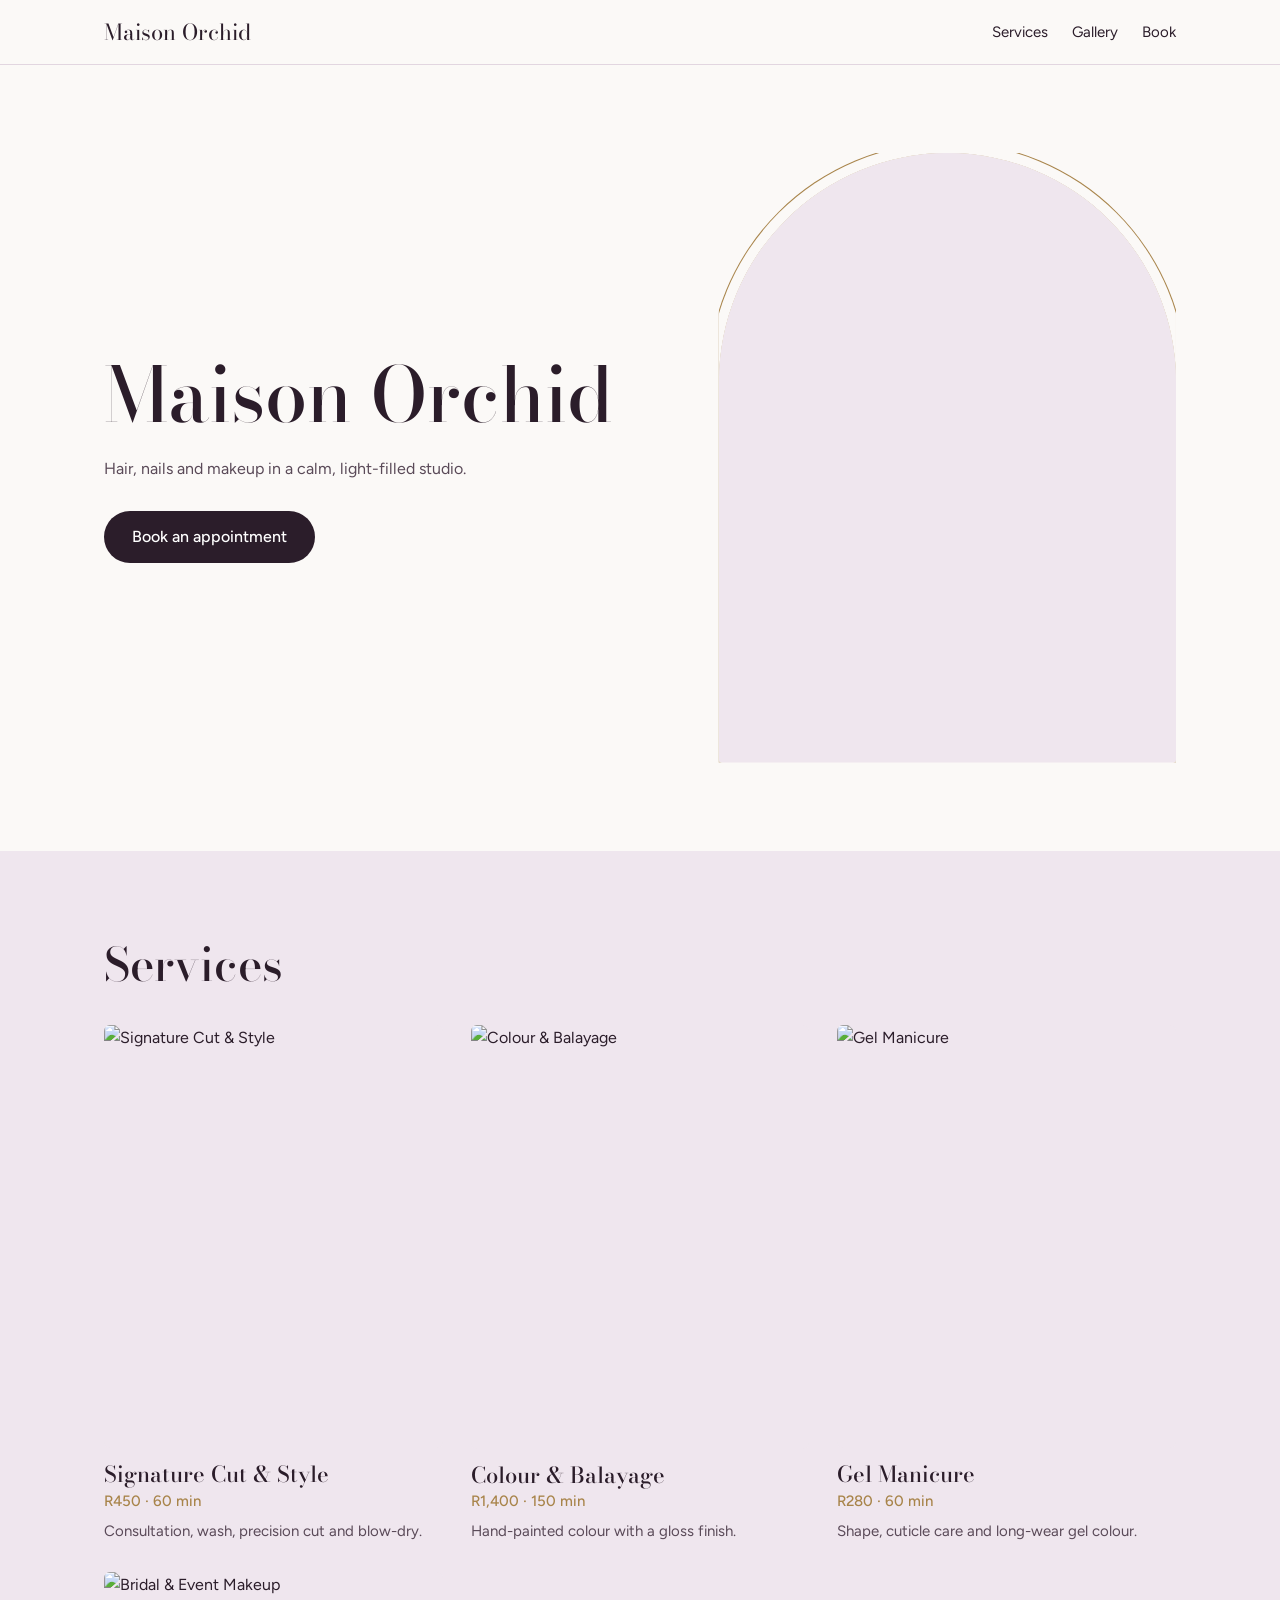
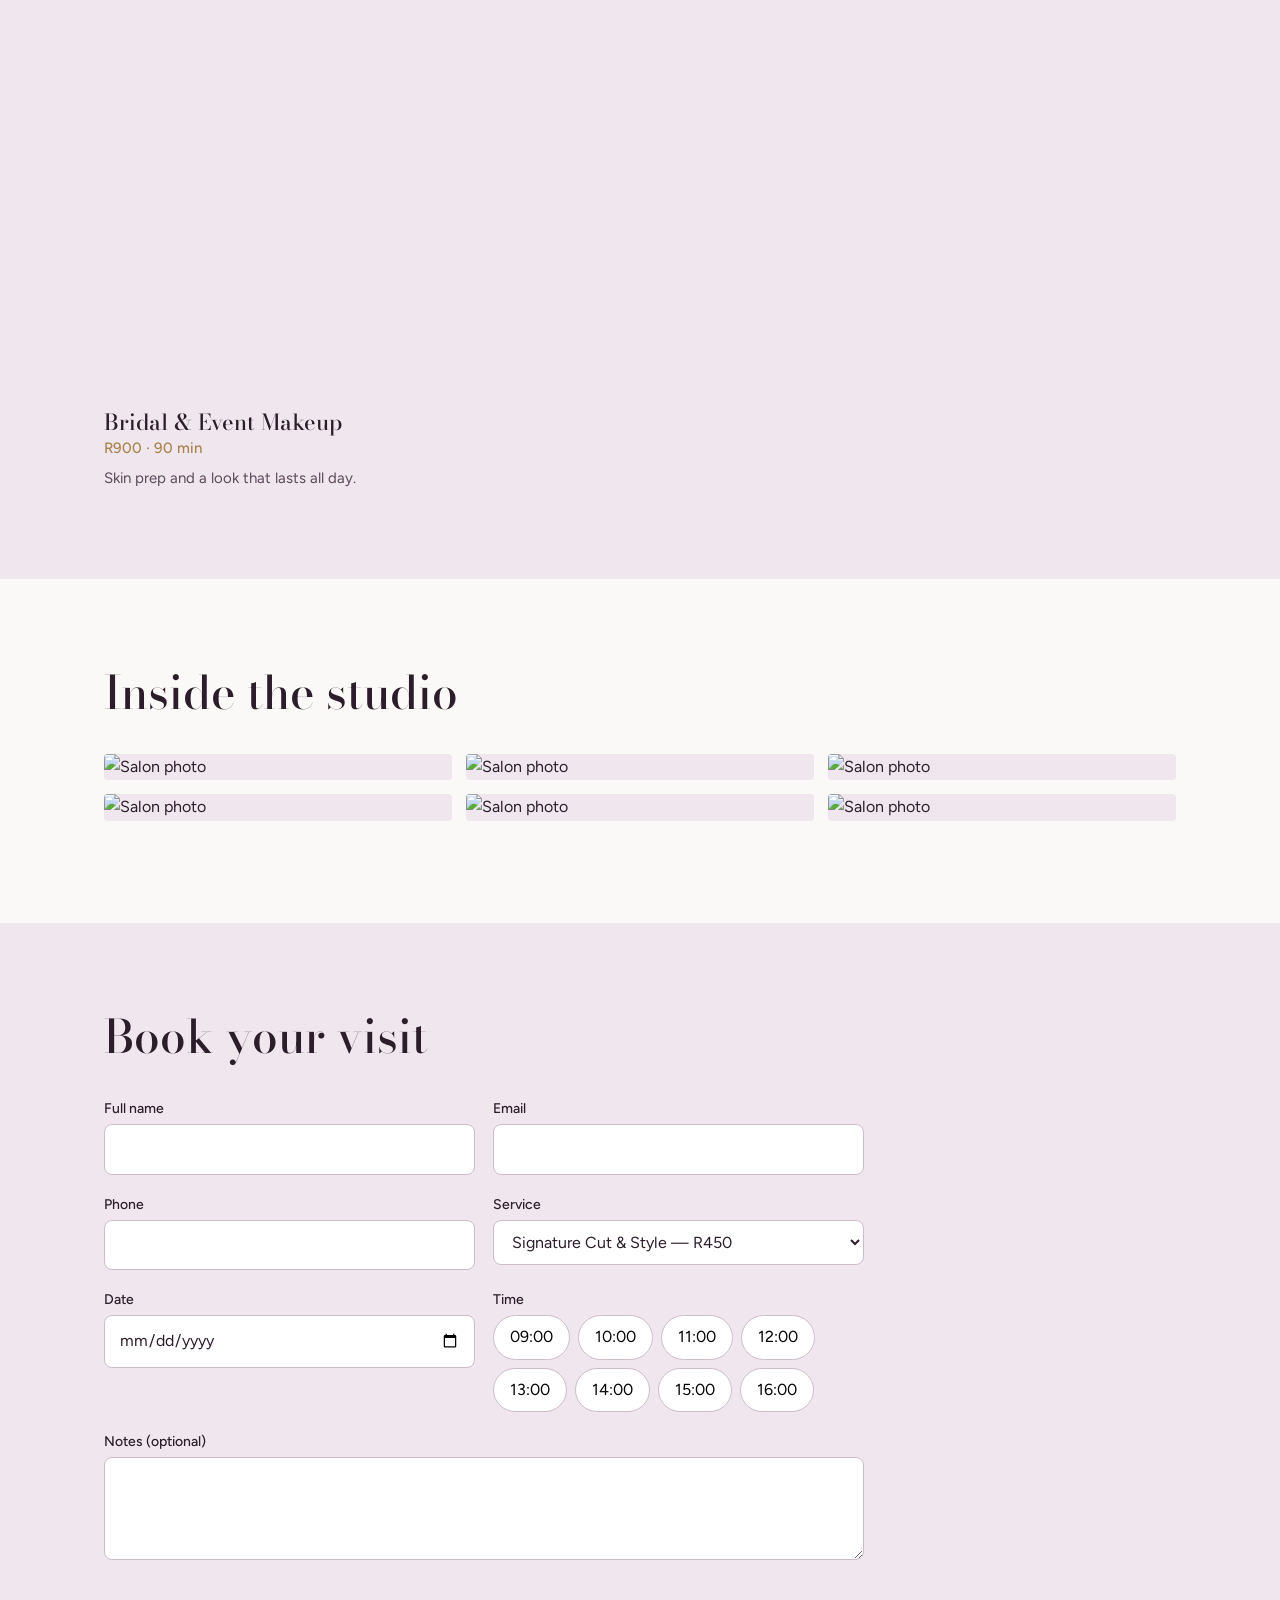
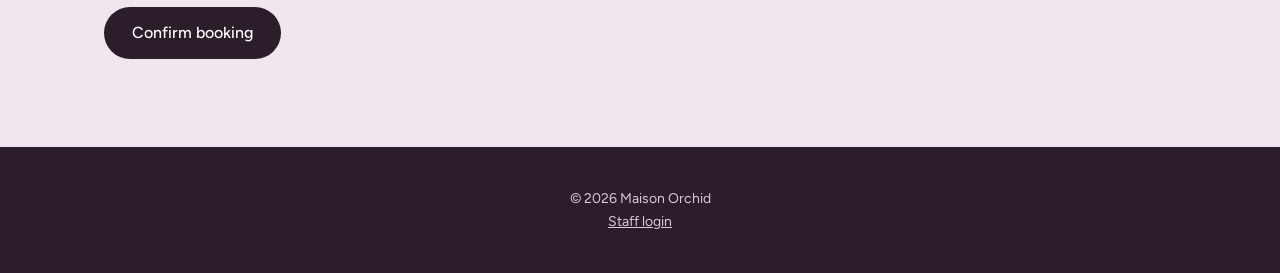
<file: salon-fixed/index.html>
<!doctype html>
<html lang="en">
  <head>
    <meta charset="utf-8" />
    <meta name="viewport" content="width=device-width,initial-scale=1" />
    <title>Salon</title>
    <link rel="preconnect" href="https://fonts.googleapis.com" />
    <link
      href="https://fonts.googleapis.com/css2?family=Bodoni+Moda:wght@400;500&family=Figtree:wght@400;500&display=swap"
      rel="stylesheet"
    />
    <link rel="stylesheet" href="css/style.css" />
  </head>
  <body>
    <nav>
      <div class="wrap">
        <a class="logo" href="#top" id="brand"></a>
        <div>
          <a href="#services">Services</a><a href="#gallery">Gallery</a
          ><a href="#book">Book</a>
        </div>
      </div>
    </nav>
    <section class="hero" id="top">
      <div class="wrap">
        <div>
          <h1 id="h1"></h1>
          <p id="tag"></p>
          <a class="btn" href="#book">Book an appointment</a>
        </div>
        <div class="arch" id="hero"></div>
      </div>
    </section>
    <section class="mist" id="services">
      <div class="wrap">
        <h2>Services</h2>
        <div class="grid" id="svcs"></div>
      </div>
    </section>
    <section id="gallery">
      <div class="wrap">
        <h2>Inside the studio</h2>
        <div class="gal" id="gal"></div>
      </div>
    </section>
    <section class="mist" id="book">
      <div class="wrap">
        <h2>Book your visit</h2>
        <div class="form">
          <div>
            <label for="name">Full name</label
            ><input id="name" autocomplete="name" />
          </div>
          <div>
            <label for="email">Email</label
            ><input id="email" type="email" autocomplete="email" />
          </div>
          <div>
            <label for="phone">Phone</label
            ><input id="phone" type="tel" autocomplete="tel" />
          </div>
          <div>
            <label for="svc">Service</label
            ><select id="svc"></select>
          </div>
          <div>
            <label for="date">Date</label><input id="date" type="date" />
          </div>
          <div>
            <label>Time</label>
            <div class="slots" id="slots"></div>
          </div>
          <div class="full">
            <label for="notes">Notes (optional)</label
            ><textarea id="notes" rows="3"></textarea>
          </div>
          <div class="full">
            <p class="err" id="err" role="alert"></p>
            <button class="btn" id="go">Confirm booking</button>
          </div>
        </div>
      </div>
    </section>
    <footer>
      <p id="foot"></p>
      <p><a href="admin.html">Staff login</a></p>
    </footer>
    <div class="modal" id="m">
      <div class="card" role="dialog" aria-modal="true">
        <h3>Booking confirmed</h3>
        <p>Keep this receipt for your records.</p>
        <div id="rc"></div>
        <div class="acts">
          <button class="btn" id="dl">Download receipt</button
          ><button class="btn ghost" id="cl">Close</button>
        </div>
      </div>
    </div>
    <script src="js/common.js"></script>
    <script src="js/index.js"></script>
  </body>
</html>
</file>
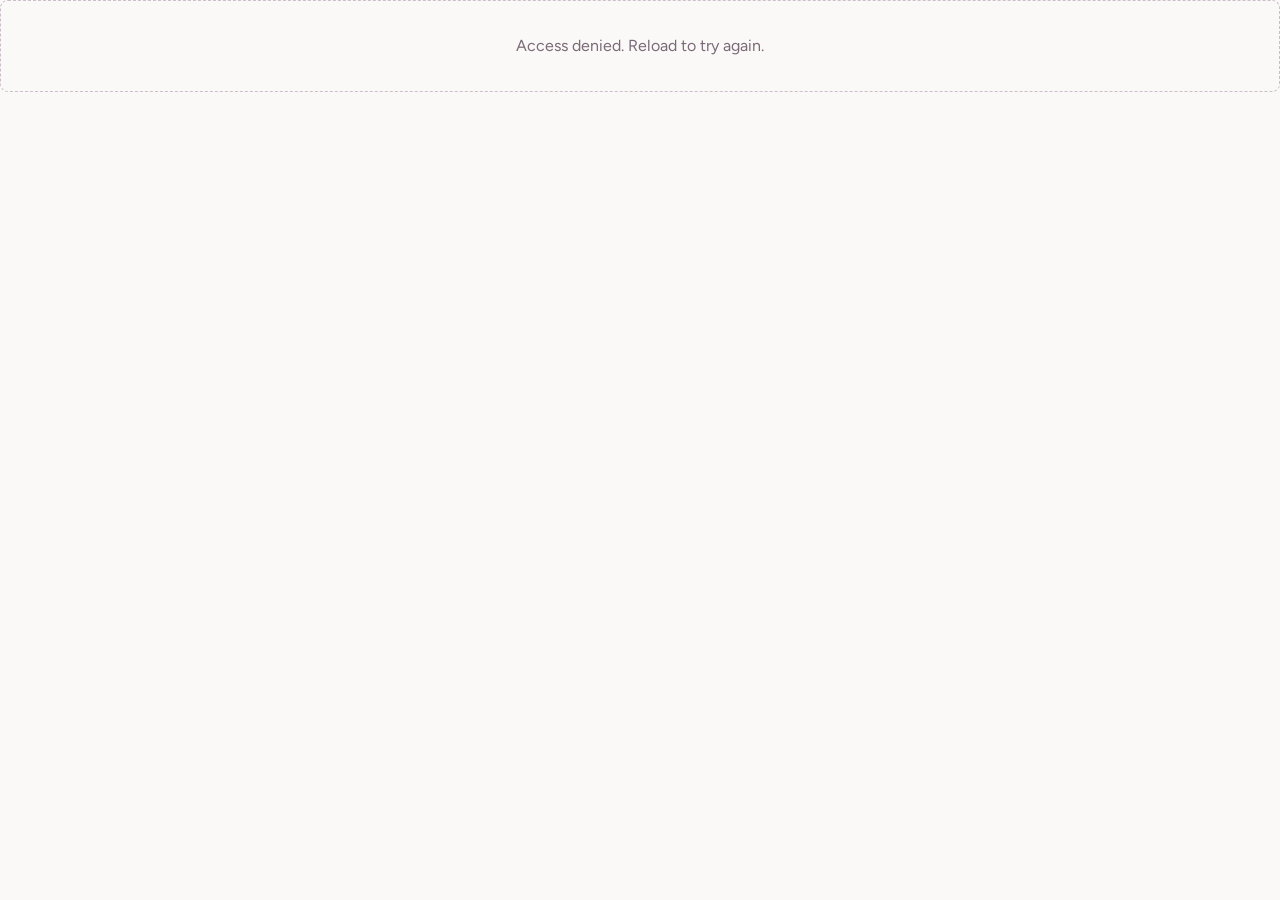
<file: salon-fixed/admin.html>
<!doctype html>
<html lang="en">
  <head>
    <meta charset="utf-8" />
    <meta name="viewport" content="width=device-width,initial-scale=1" />
    <title>Admin</title>
    <link rel="preconnect" href="https://fonts.googleapis.com" />
    <link
      href="https://fonts.googleapis.com/css2?family=Bodoni+Moda:wght@400;500&family=Figtree:wght@400;500&display=swap"
      rel="stylesheet"
    />
    <link rel="stylesheet" href="css/style.css" />
  </head>
  <body>
    <nav>
      <div class="wrap">
        <a class="logo" href="index.html">Admin</a
        ><a href="index.html">View site</a>
      </div>
    </nav>
    <section>
      <div class="wrap">
        <div class="tabs" id="tabs"></div>
        <div id="v"></div>
      </div>
    </section>
    <script src="js/common.js"></script>
    <script src="js/admin.js"></script>
  </body>
</html>
</file>
<file: salon-fixed/css/style.css>
:root {
  --ink: #2b1d2a;
  --mist: #efe6ee;
  --bone: #fbf9f7;
  --brass: #a8844a;
  --sage: #6f866f;
  --line: #e2d6e0;
}
* {
  box-sizing: border-box;
  margin: 0;
}
html {
  scroll-behavior: smooth;
}
body {
  font:
    16px/1.65 "Figtree",
    sans-serif;
  color: var(--ink);
  background: var(--bone);
}
h1,
h2,
h3 {
  font-family: "Bodoni Moda", serif;
  font-weight: 500;
  line-height: 1.1;
}
img {
  display: block;
  width: 100%;
  height: 100%;
  object-fit: cover;
  background: var(--mist);
}
a {
  color: inherit;
}
.wrap {
  max-width: 1120px;
  margin: auto;
  padding: 0 24px;
}
section {
  padding: 88px 0;
}
nav {
  position: sticky;
  top: 0;
  z-index: 5;
  background: rgba(251, 249, 247, 0.92);
  backdrop-filter: blur(8px);
  border-bottom: 1px solid var(--line);
}
nav .wrap {
  display: flex;
  justify-content: space-between;
  align-items: center;
  height: 64px;
}
nav a {
  text-decoration: none;
  margin-left: 24px;
  font-size: 15px;
}
.logo {
  font-family: "Bodoni Moda", serif;
  font-size: 22px;
  margin: 0 !important;
}
.btn {
  display: inline-block;
  border: 0;
  cursor: pointer;
  background: var(--ink);
  color: #fff;
  padding: 13px 28px;
  border-radius: 99px;
  font: inherit;
  font-weight: 500;
  text-decoration: none;
}
.btn:hover {
  background: var(--brass);
}
.btn.ghost {
  background: transparent;
  color: var(--ink);
  border: 1px solid var(--ink);
}
.btn.sm {
  padding: 6px 16px;
  font-size: 14px;
}
.btn.del {
  background: #a33b3b;
}
.hero .wrap {
  display: grid;
  grid-template-columns: 1.1fr 0.9fr;
  gap: 56px;
  align-items: center;
}
.hero h1 {
  font-size: clamp(40px, 6vw, 76px);
  margin-bottom: 20px;
}
.hero p {
  max-width: 46ch;
  margin-bottom: 28px;
  color: #5a4a58;
}
.arch {
  aspect-ratio: 3/4;
  border-radius: 999px 999px 16px 16px;
  overflow: hidden;
  box-shadow:
    0 0 0 10px var(--bone),
    0 0 0 11px var(--brass);
  animation: rise 1.1s ease both;
}
@keyframes rise {
  from {
    clip-path: inset(100% 0 0 0);
  }
  to {
    clip-path: inset(0);
  }
}
.mist {
  background: var(--mist);
}
h2 {
  font-size: clamp(30px, 4vw, 46px);
  margin-bottom: 36px;
}
.grid {
  display: grid;
  grid-template-columns: repeat(auto-fill, minmax(250px, 1fr));
  gap: 28px;
}
.svc .ph {
  aspect-ratio: 4/5;
  border-radius: 6px;
  overflow: hidden;
  margin-bottom: 14px;
}
.svc h3 {
  font-size: 22px;
}
.svc .meta {
  color: var(--brass);
  font-weight: 500;
  margin: 2px 0 6px;
}
.svc p {
  font-size: 15px;
  color: #5a4a58;
}
.gal {
  columns: 3 220px;
  column-gap: 14px;
}
.gal img {
  height: auto;
  margin-bottom: 14px;
  border-radius: 4px;
}
.form {
  display: grid;
  grid-template-columns: 1fr 1fr;
  gap: 18px;
  max-width: 760px;
}
.form .full {
  grid-column: 1/-1;
}
label {
  display: block;
  font-size: 14px;
  font-weight: 500;
  margin-bottom: 4px;
}
input,
select,
textarea {
  width: 100%;
  font: inherit;
  padding: 11px 14px;
  border: 1px solid #cdbdca;
  border-radius: 8px;
  background: #fff;
  color: var(--ink);
}
input:focus,
select:focus,
textarea:focus,
.btn:focus-visible,
.slot:focus-visible {
  outline: 2px solid var(--brass);
  outline-offset: 2px;
}
.slots {
  display: flex;
  flex-wrap: wrap;
  gap: 8px;
}
.slot {
  padding: 8px 16px;
  border: 1px solid #cdbdca;
  border-radius: 99px;
  background: #fff;
  cursor: pointer;
  font: inherit;
}
.slot.on {
  background: var(--ink);
  color: #fff;
  border-color: var(--ink);
}
.slot:disabled {
  opacity: 0.35;
  text-decoration: line-through;
  cursor: not-allowed;
}
.err {
  color: #a33b3b;
  font-size: 14px;
  min-height: 20px;
}
footer {
  background: var(--ink);
  color: #d9cbd6;
  padding: 40px 0;
  text-align: center;
  font-size: 14px;
}
.modal {
  position: fixed;
  inset: 0;
  background: rgba(43, 29, 42, 0.6);
  display: none;
  place-items: center;
  z-index: 9;
  padding: 16px;
}
.modal.open {
  display: grid;
}
.card {
  background: #fff;
  border-radius: 12px;
  padding: 32px;
  max-width: 460px;
  width: 100%;
  max-height: 90vh;
  overflow: auto;
}
.card h3 {
  font-size: 28px;
  margin-bottom: 6px;
}
.row {
  display: flex;
  justify-content: space-between;
  padding: 8px 0;
  border-bottom: 1px dashed var(--line);
  gap: 16px;
}
.row span:first-child {
  color: #7a6a78;
}
.acts {
  display: flex;
  gap: 10px;
  margin-top: 20px;
  flex-wrap: wrap;
}
/* admin */
.tabs {
  display: flex;
  gap: 8px;
  margin-bottom: 28px;
  flex-wrap: wrap;
}
.tabs button {
  padding: 9px 20px;
  border-radius: 99px;
  border: 1px solid var(--ink);
  background: none;
  cursor: pointer;
  font: inherit;
}
.tabs .on {
  background: var(--ink);
  color: #fff;
}
table {
  width: 100%;
  border-collapse: collapse;
  background: #fff;
  font-size: 14px;
}
th,
td {
  padding: 10px 12px;
  text-align: left;
  border-bottom: 1px solid var(--line);
  vertical-align: top;
}
th {
  background: var(--mist);
}
.tbl {
  overflow-x: auto;
}
.thumb {
  width: 72px;
  height: 72px;
  border-radius: 6px;
  overflow: hidden;
}
.gi {
  position: relative;
  aspect-ratio: 1;
}
.gi button {
  position: absolute;
  top: 8px;
  right: 8px;
}
.empty {
  padding: 32px;
  text-align: center;
  color: #7a6a78;
  border: 1px dashed #cdbdca;
  border-radius: 8px;
}
@media (max-width: 760px) {
  .hero .wrap,
  .form {
    grid-template-columns: 1fr;
  }
  .arch {
    max-width: 340px;
  }
  section {
    padding: 56px 0;
  }
  nav a:not(.logo) {
    margin-left: 14px;
  }
}
@media (prefers-reduced-motion: reduce) {
  * {
    animation: none !important;
  }
}
</file>
